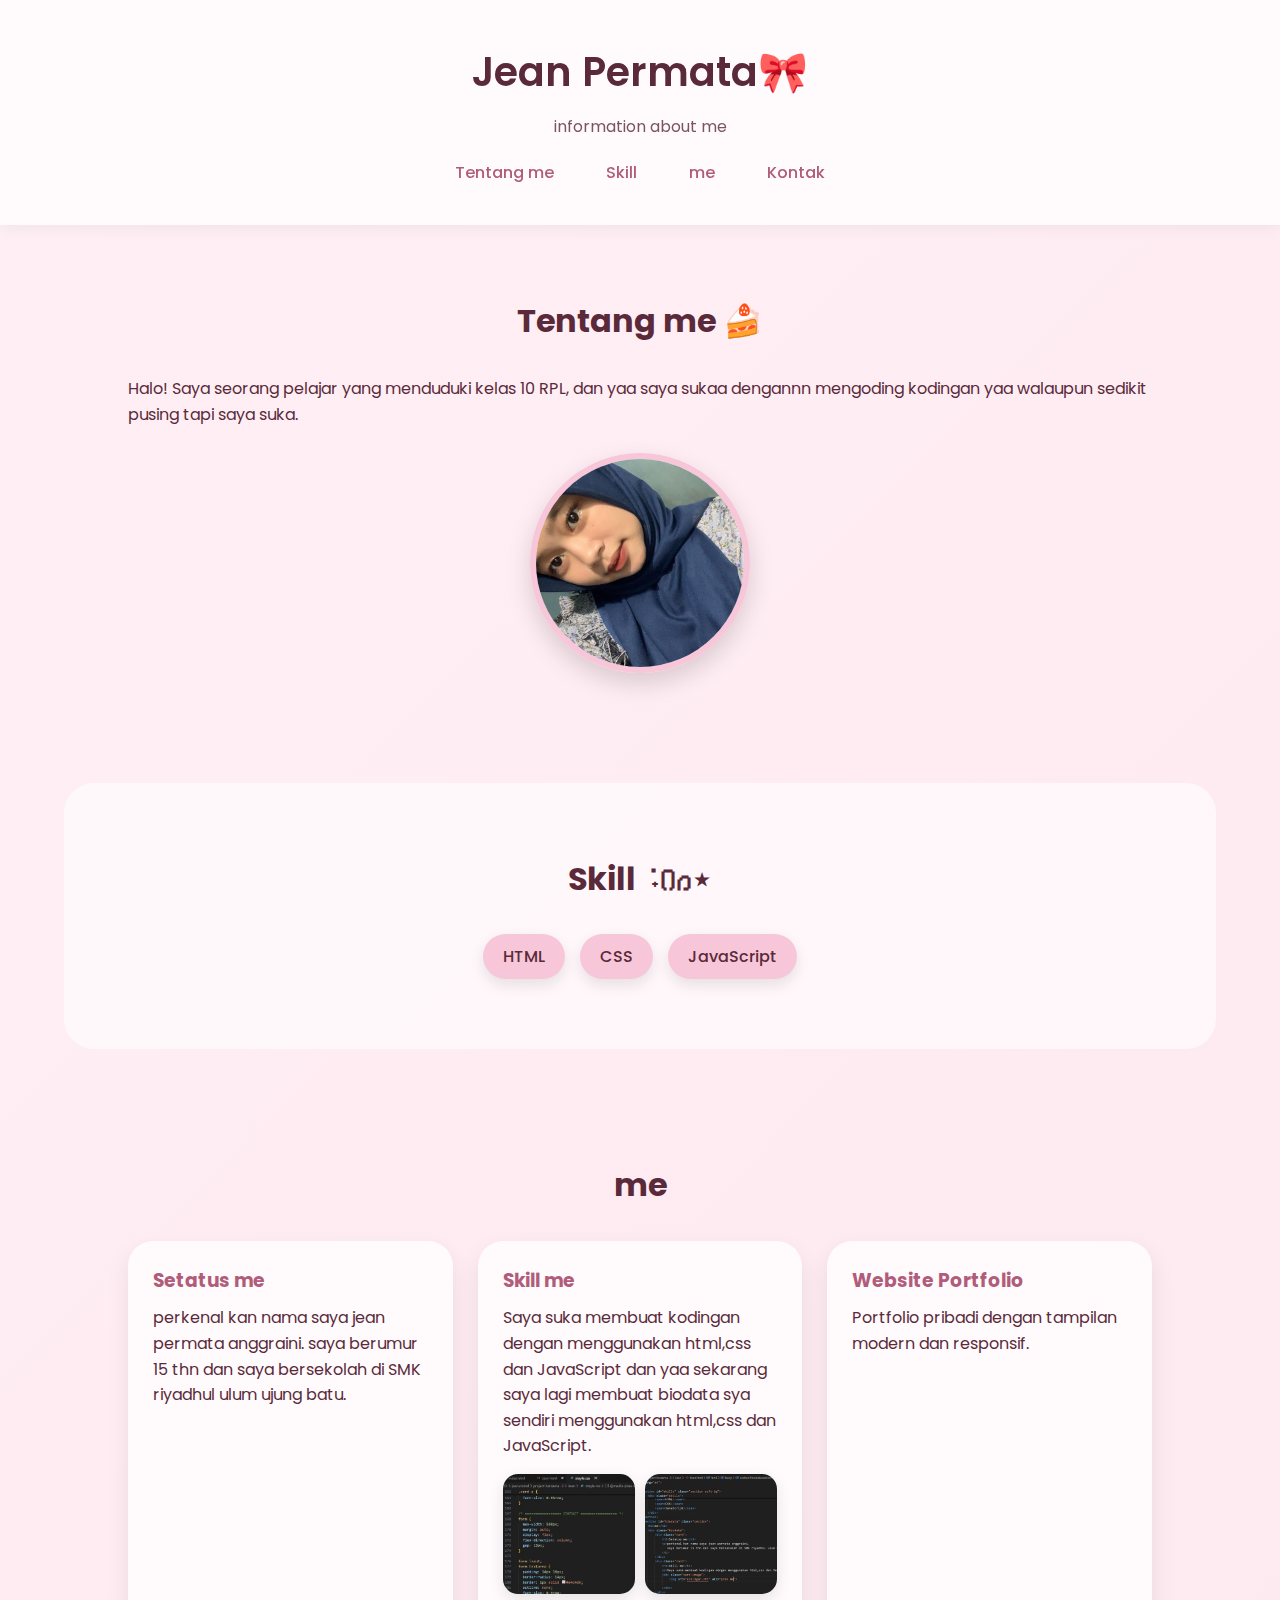
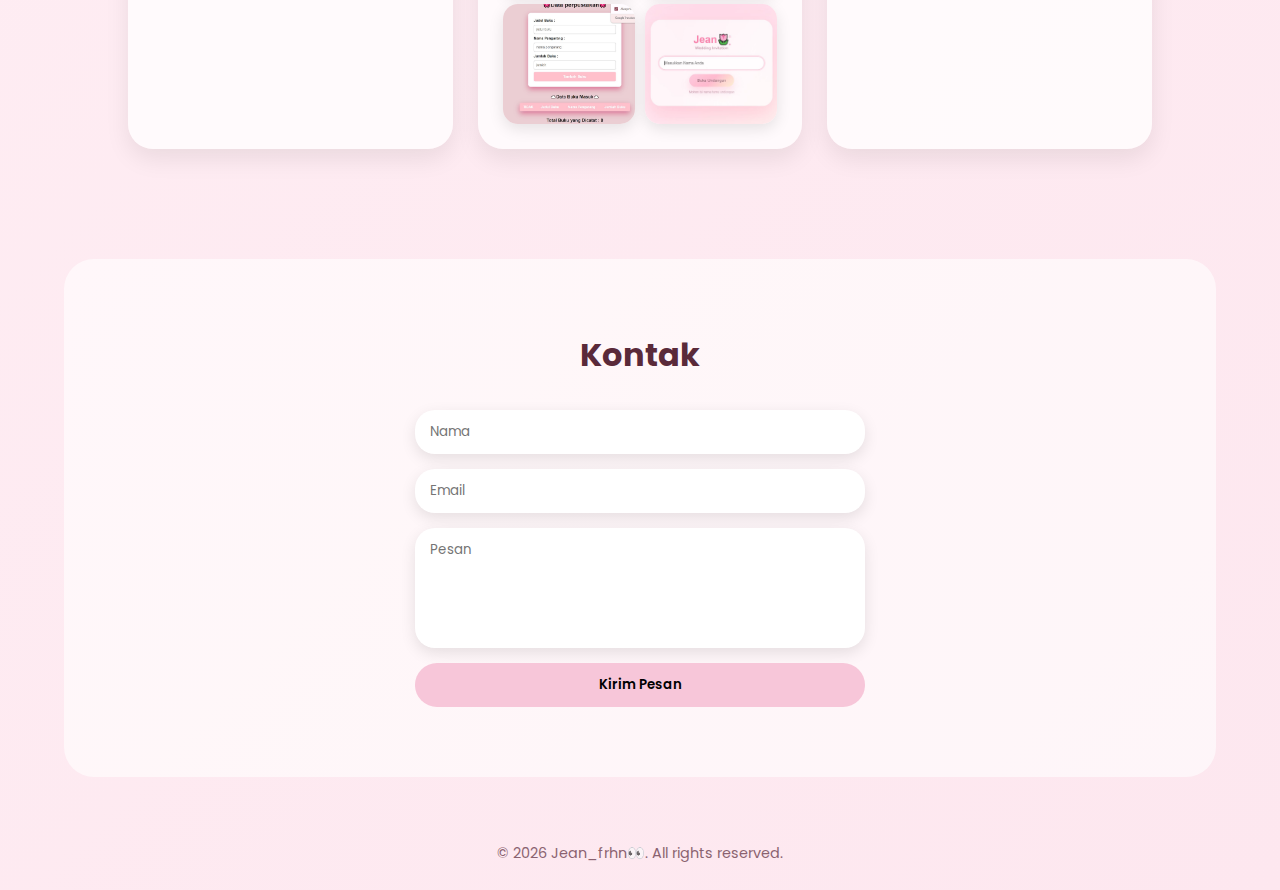
<file: Jean.html>
<!DOCTYPE html>
<html lang="en">
<head>
    <meta charset="UTF-8">
    <meta name="viewport" content="width=device-width, initial-scale=1.0">
    <title>portopolio_together</title>
    <link rel="stylesheet" href="stayle.css">
</head>
<body>
    <header>
        <h1>Jean Permata🎀</h1>
        <p>information about me</p>
        <nav>
            <a href="#about">Tentang me</a>
            <a href="#skills">Skill</a>
            <a href="#biodata">me</a>
            <a href="#contact">Kontak</a>
        </nav>
    </header>
    <section id="about" class="section">
        <h2>Tentang me 🍰</h2>
        <p>
            Halo! Saya seorang pelajar yang menduduki kelas 10 RPL, dan yaa saya sukaa dengannn mengoding kodingan yaa walaupun sedikit pusing tapi saya suka.
        </p>
        <div class="about-image">
    <img src="jean cantikk.jpg" alt="Foto tentang saya">
  </div>

    </section>
    <section id="skills" class="section soft-bg">
        <h2>Skill ݁ ˖Ი𐑼⋆</h2>
        <div class="skills">
            <span>HTML</span>
            <span>CSS</span>
            <span>JavaScript</span>
        </div>
    </section>
     <section id="biodata" class="section">
        <h2>me</h2>
        <div class="biodata">
            <div class="card">
                <h3>Setatus me</h3>
                <p>perkenal kan nama saya jean permata anggraini. 
                   saya berumur 15 thn dan saya bersekolah di SMK riyadhul ulum ujung batu.
                </p>
            </div>
            <div class="card">
                <h3>Skill me</h3>
                <p>Saya suka membuat kodingan dengan menggunakan html,css dan JavaScript dan yaa sekarang saya lagi membuat biodata sya sendiri menggunakan html,css dan JavaScript.</p>
                <div class="card-image">
                    <img src="codingan.JPG" alt="poto me">
                    <img src="pol.JPG" alt="poto me">
                    <img src="cntk.JPG" alt="poto me">
                    <img src="pink.JPG" alt="poto saya">

                </div>
            </div>
            <div class="card">
                <h3>Website Portfolio</h3>
                <p>Portfolio pribadi dengan tampilan modern dan responsif.</p>
            </div>
        </div>
    </section>
    <section id="contact" class="section soft-bg">
        <h2>Kontak</h2>
        <form>
            <input type="text" placeholder="Nama" required>
            <input type="email" placeholder="Email" required>
            <textarea placeholder="Pesan" required></textarea>
            <button type="submit">Kirim Pesan</button>
        </form>
    </section>
    <footer>
        <p>© 2026 Jean_frhn👀. All rights reserved.</p>
    </footer>


</body>
</html>
</file>
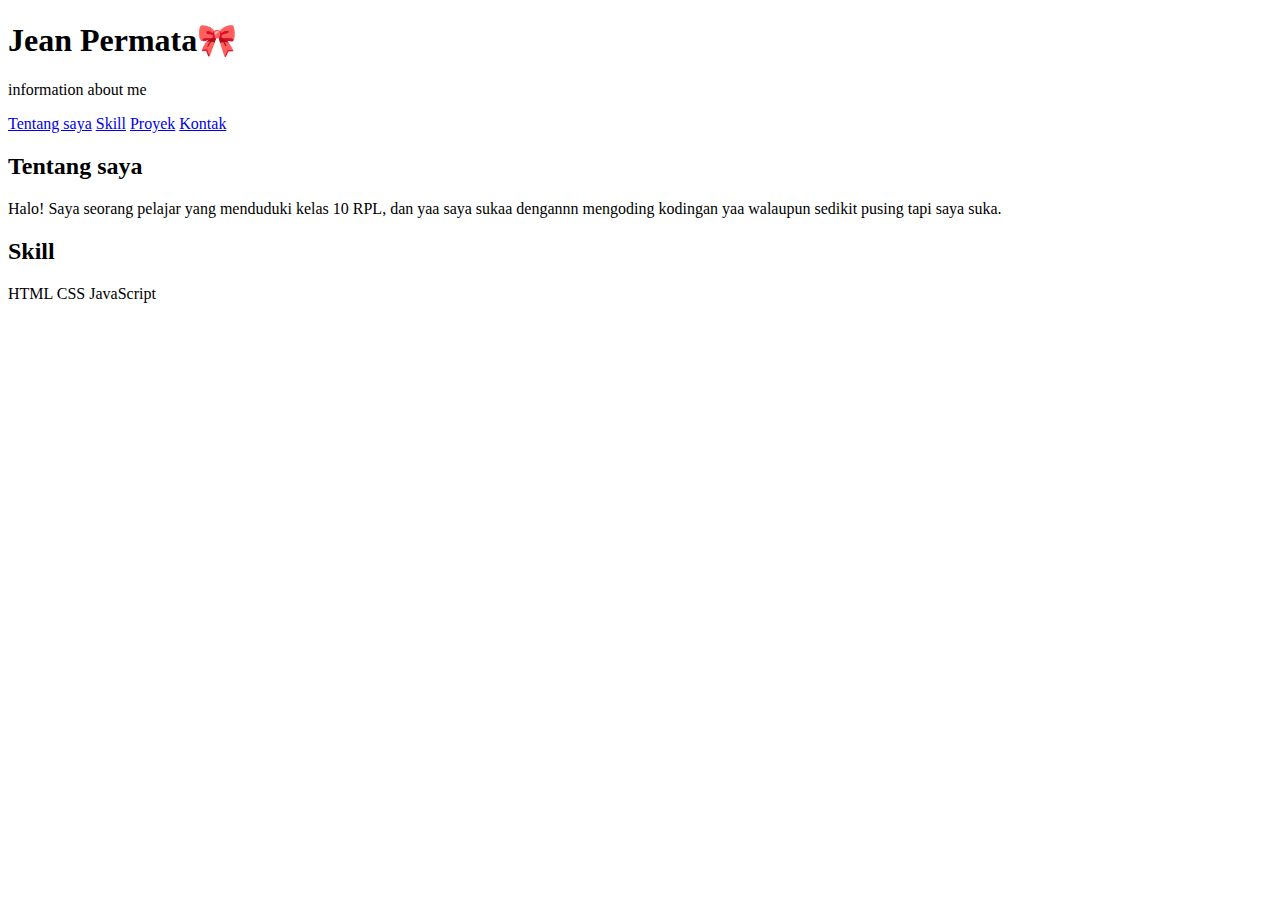
<file: Jean/Jean.html>
<!DOCTYPE html>
<html lang="en">
<head>
    <meta charset="UTF-8">
    <meta name="viewport" content="width=device-width, initial-scale=1.0">
    <title>portopolio_together</title>
</head>
<body>
    <header>
        <h1>Jean Permata🎀</h1>
        <p>information about me</p>
        <nav>
            <a href="#about">Tentang saya</a>
            <a href="#skills">Skill</a>
            <a href="#projects">Proyek</a>
            <a href="#contact">Kontak</a>
        </nav>
    </header>
    <section id="about" class="section">
        <h2>Tentang saya</h2>
        <p>
            Halo! Saya seorang pelajar yang menduduki kelas 10 RPL, dan yaa saya sukaa dengannn mengoding kodingan yaa walaupun sedikit pusing tapi saya suka.
        </p>

    </section>
    <section id="skills" class="section soft-bg">
        <h2>Skill</h2>
        <div class="skills">
            <span>HTML</span>
            <span>CSS</span>
            <span>JavaScript</span>
        </div>
    </section>
    
</body>
</html>
</file>
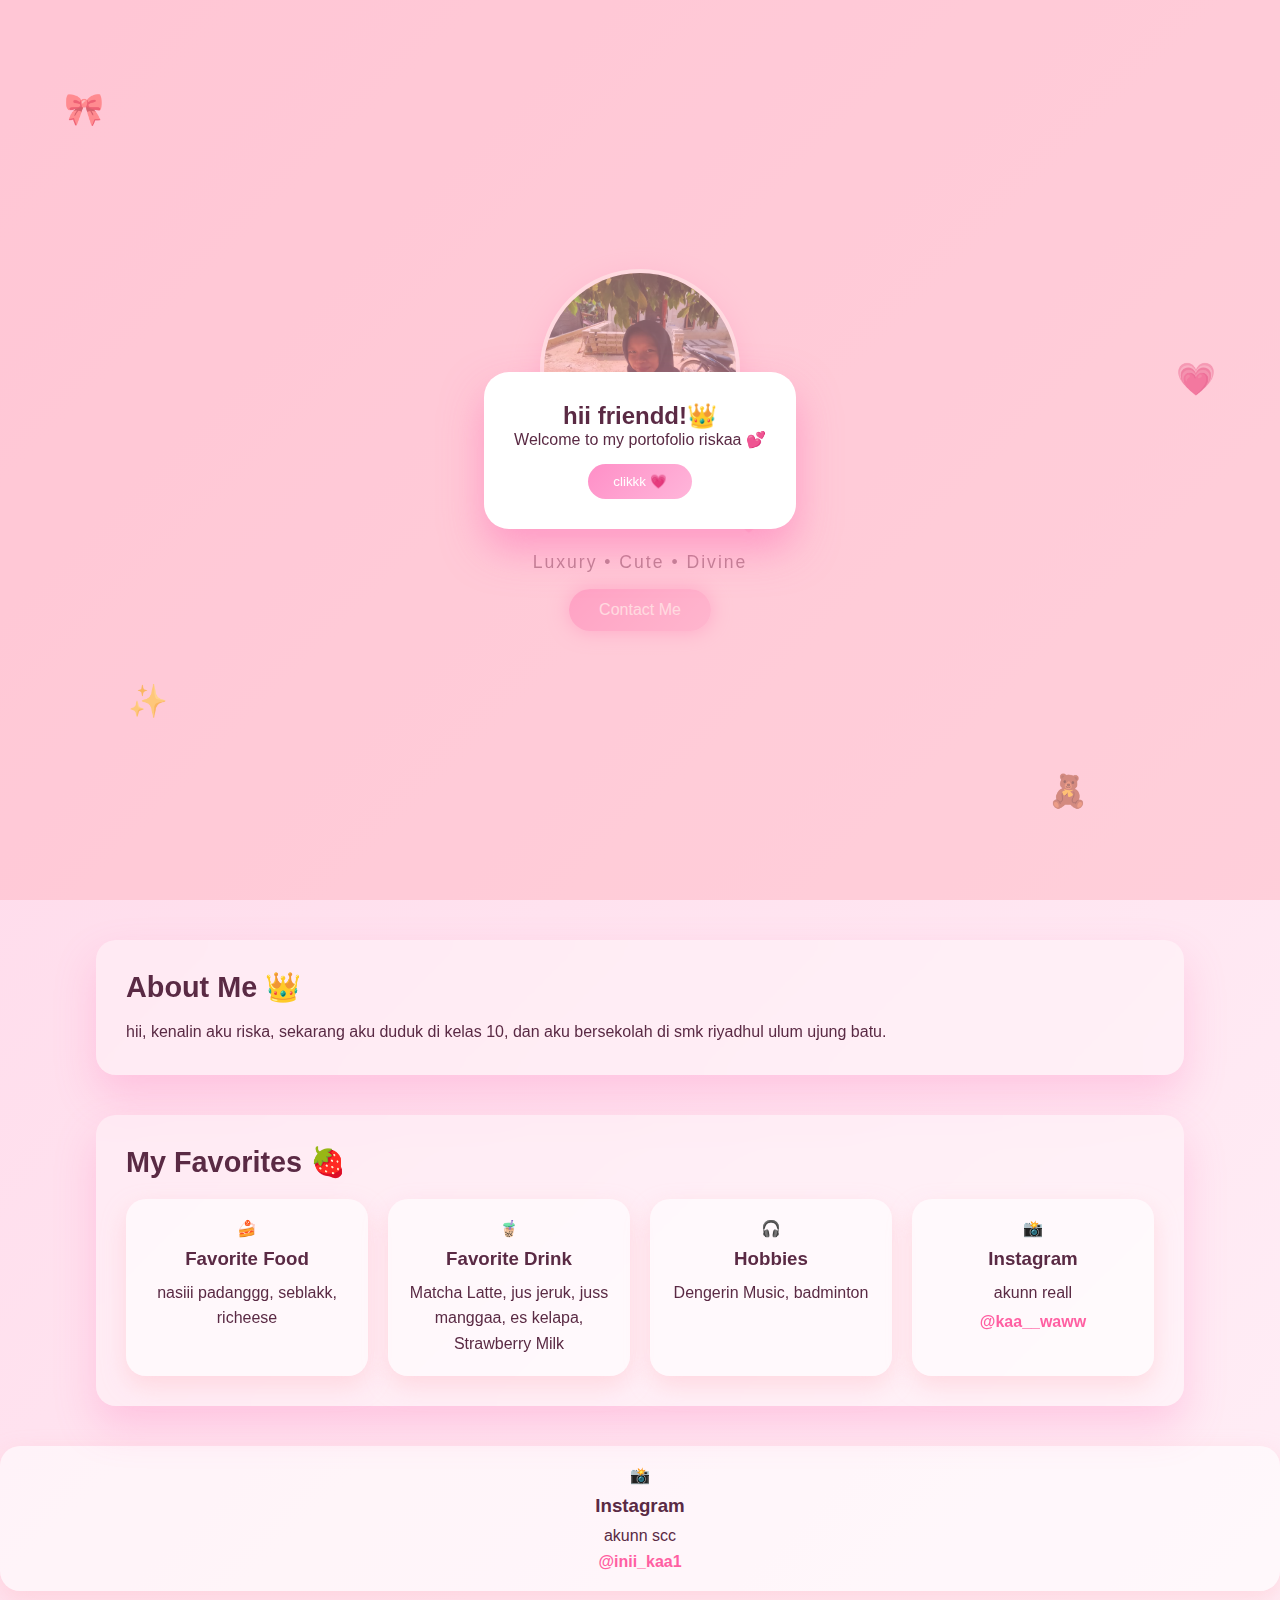
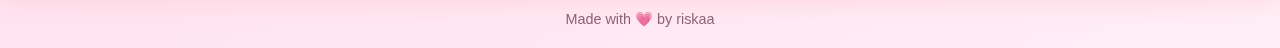
<file: riska/riska.html>
<!DOCTYPE html>
<html lang="en">
<head>
    <meta charset="UTF-8">
    <meta name="viewport" content="width=device-width, initial-scale=1.0">
    <title>portopolio</title>
    <link rel="stylesheet" href="style.css">
</head>
<body>
    <div class="sticker">🎀</div>
    <div class="sticker">💗</div>
    <div class="sticker">✨</div>
    <div class="sticker">🧸</div>

    <section class="hero">
  <div class="avatar">
    <img src="riska ft.png" alt="profile">
  </div>
  <h1 class="shimmer">riska auliaa💗</h1>
  <p class="subtitle">Luxury • Cute • Divine</p>
  <button class="btn-glow">Contact Me</button>
  </section>

  <section class="glass reveal">
  <h2>About Me 👑</h2>
  <p>
    hii, kenalin aku riska, sekarang aku duduk di kelas 10, dan aku bersekolah di smk riyadhul ulum
     ujung batu. 
  </p>
  </section>

<section class="glass reveal">
  <h2>My Favorites 🍓</h2>

  <div class="fav-grid">
    <div class="fav-card">
      🍰
      <h3>Favorite Food</h3>
      <p>nasiii padanggg, seblakk, richeese</p>
    </div>

    <div class="fav-card">
      🧋
      <h3>Favorite Drink</h3>
      <p>Matcha Latte, jus jeruk, juss manggaa, es kelapa, Strawberry Milk</p>
    </div>

    <div class="fav-card">
      🎧
      <h3>Hobbies</h3>
      <p>Dengerin Music, badminton</p>
    </div>

    <div class="fav-card ig">
      📸
      <h3>Instagram</h3>
      <p>akunn reall</p>
      <a href="https://instagram.com/kaa__waww" target="_blank">
        @kaa__waww
      </a>
    </div>
  </div>
</section>

<div class="fav-card ig">
      📸
      <h3>Instagram</h3>
      <p>akunn scc</p>
      <a href="https://instagram.com/inii_kaa1" target="_blank">
        @inii_kaa1
      </a>
    </div>
  </div>
</section>

<footer>
  Made with 💗 by riskaa
</footer>

<script src="javascript.js"></script>
</body>
</html>

<div class="popup" id="popup">
  <div class="popup-box">
    <h2>hii friendd!👑</h2>
    <p>Welcome to my portofolio riskaa 💕</p>
    <button onclick="closePopup()">clikkk 💗</button>
  </div>
</div>

</body>
</html>
</file>
<file: riska/style.css>
/* ===== GLOBAL ===== */
* {
  margin: 0;
  padding: 0;
  box-sizing: border-box;
  font-family: 'Poppins', sans-serif;
}

body {
  background: linear-gradient(135deg, #ffd6e8, #ffeef6);
  color: #5a2a44;
  overflow-x: hidden;
}

/* ===== STICKER ===== */
.sticker {
  position: fixed;
  font-size: 2rem;
  animation: float 6s infinite ease-in-out;
}

.sticker:nth-child(1) { top: 10%; left: 5%; }
.sticker:nth-child(2) { top: 40%; right: 5%; }
.sticker:nth-child(3) { bottom: 20%; left: 10%; }
.sticker:nth-child(4) { bottom: 10%; right: 15%; }

@keyframes float {
  0%,100% { transform: translateY(0); }
  50% { transform: translateY(-15px); }
}

/* ===== HERO ===== */
.hero {
  min-height: 100vh;
  display: flex;
  flex-direction: column;
  justify-content: center;
  align-items: center;
  text-align: center;
  gap: 1rem;
}

.avatar img {
  width: 200px;
  height: 200px;
  border-radius: 50%;
  border: 4px solid #fff;
  box-shadow: 0 10px 30px rgba(255, 105, 180, 0.4);
}

/* shimmer text */
.shimmer {
  font-size: 2.5rem;
  background: linear-gradient(
    90deg,
    #ff9acb,
    #ffc1dc,
    #ff6fb1
  );
  background-size: 200%;
  -webkit-background-clip: text;
  -webkit-text-fill-color: transparent;
  animation: shimmer 3s infinite linear;
}

@keyframes shimmer {
  from { background-position: 0%; }
  to { background-position: 200%; }
}

.subtitle {
  font-size: 1.1rem;
  letter-spacing: 2px;
  opacity: 0.8;
}

/* glow button */
.btn-glow {
  padding: 12px 30px;
  border: none;
  border-radius: 30px;
  background: linear-gradient(135deg, #ff8fc7, #ffb6da);
  color: white;
  font-size: 1rem;
  cursor: pointer;
  box-shadow: 0 0 20px rgba(255, 105, 180, 0.6);
  transition: 0.3s;
}

.btn-glow:hover {
  transform: scale(1.05);
  box-shadow: 0 0 30px rgba(255, 105, 180, 0.9);
}

/* ===== GLASS SECTION ===== */
.glass {
  width: 85%;
  margin: 40px auto;
  padding: 30px;
  border-radius: 20px;
  background: rgba(255, 255, 255, 0.35);
  backdrop-filter: blur(15px);
  box-shadow: 0 20px 40px rgba(255, 105, 180, 0.25);
}

.glass h2 {
  margin-bottom: 15px;
  font-size: 1.8rem;
}

.glass p {
  line-height: 1.6;
}

/* ===== FAVORITES ===== */
.fav-grid {
  display: grid;
  grid-template-columns: repeat(auto-fit, minmax(200px, 1fr));
  gap: 20px;
  margin-top: 20px;
}

.fav-card {
  background: rgba(255, 255, 255, 0.6);
  padding: 20px;
  border-radius: 20px;
  text-align: center;
  box-shadow: 0 10px 25px rgba(255, 182, 193, 0.4);
  transition: 0.3s;
}

.fav-card:hover {
  transform: translateY(-8px) scale(1.03);
}

.fav-card h3 {
  margin: 10px 0;
}

.fav-card a {
  display: inline-block;
  margin-top: 8px;
  color: #ff5fa2;
  text-decoration: none;
  font-weight: 600;
}

.fav-card a:hover {
  text-decoration: underline;
}

.gallery img {
  width: 100%;
  border-radius: 15px;
  box-shadow: 0 10px 25px rgba(255, 105, 180, 0.3);
  transition: 0.3s;
}

.gallery img:hover {
  transform: scale(1.08);
}

/* ===== FOOTER ===== */
footer {
  text-align: center;
  padding: 20px;
  font-size: 0.9rem;
  opacity: 0.7;
}

/* ===== POPUP ===== */
.popup {
  position: fixed;
  inset: 0;
  background: rgba(255, 182, 193, 0.5);
  display: flex;
  justify-content: center;
  align-items: center;
  z-index: 999;
}

.popup-box {
  background: white;
  padding: 30px;
  border-radius: 25px;
  text-align: center;
  box-shadow: 0 20px 40px rgba(255, 105, 180, 0.5);
  animation: pop 0.6s ease;
}

@keyframes pop {
  from { transform: scale(0.7); opacity: 0; }
  to { transform: scale(1); opacity: 1; }
}

.popup-box button {
  margin-top: 15px;
  padding: 10px 25px;
  border: none;
  border-radius: 20px;
  background: linear-gradient(135deg, #ff8fc7, #ffb6da);
  color: white;
  cursor: pointer;
}
</file>
<file: stayle.css>
/* ===== IMPORT FONT ===== */
@import url('https://fonts.googleapis.com/css2?family=Poppins:wght@300;400;500;600&display=swap');

/* ===== RESET ===== */
* {
  margin: 0;
  padding: 0;
  box-sizing: border-box;
  font-family: "Poppins", sans-serif;
}

/* ===== BODY ===== */
body {
  background: linear-gradient(135deg, #fff0f5, #fde7ef);
  color: #5a2a3a;
  line-height: 1.6;
}

/* ===== HEADER ===== */
header {
  background: rgba(255, 255, 255, 0.7);
  backdrop-filter: blur(10px);
  text-align: center;
  padding: 40px 20px;
  box-shadow: 0 4px 15px rgba(0,0,0,0.05);
}

header h1 {
  font-size: 2.5rem;
  font-weight: 600;
}

header p {
  margin: 10px 0 20px;
  font-size: 1rem;
  opacity: 0.8;
}

/* ===== NAV ===== */
nav a {
  margin: 0 10px;
  text-decoration: none;
  color: #b05c7a;
  font-weight: 500;
  padding: 6px 14px;
  border-radius: 20px;
  transition: 0.3s;
}

nav a:hover {
  background: #f7c6d9;
  color: #5a2a3a;
}

/* ===== SECTION ===== */
.section {
  padding: 70px 10%;
}

.section h2 {
  text-align: center;
  font-size: 2rem;
  margin-bottom: 30px;
}

/* ===== SOFT BACKGROUND ===== */
.soft-bg {
  background: rgba(255,255,255,0.6);
  border-radius: 30px;
  margin: 40px auto;
  width: 90%;
}

/* ===== ABOUT IMAGE ===== */
.about-image {
  display: flex;
  justify-content: center;
  margin-top: 25px;
}

.about-image img {
  width: 220px;
  height: 220px;
  object-fit: cover;
  border-radius: 50%;
  border: 6px solid #f7c6d9;
  box-shadow: 0 10px 25px rgba(0,0,0,0.15);
}

/* ===== SKILLS ===== */
.skills {
  display: flex;
  justify-content: center;
  gap: 15px;
  flex-wrap: wrap;
}

.skills span {
  background: #f7c6d9;
  padding: 10px 20px;
  border-radius: 25px;
  font-weight: 500;
  box-shadow: 0 6px 15px rgba(0,0,0,0.1);
}

/* ===== BIODATA ===== */
.biodata {
  display: grid;
  grid-template-columns: repeat(auto-fit, minmax(260px, 1fr));
  gap: 25px;
}

/* ===== CARD ===== */
.card {
  background: rgba(255,255,255,0.75);
  padding: 25px;
  border-radius: 25px;
  box-shadow: 0 10px 25px rgba(0,0,0,0.08);
  transition: transform 0.3s;
}

.card:hover {
  transform: translateY(-5px);
}

.card h3 {
  margin-bottom: 10px;
  color: #b05c7a;
}

/* ===== CARD IMAGE GRID ===== */
.card-image {
  display: grid;
  grid-template-columns: repeat(2, 1fr);
  gap: 10px;
  margin-top: 15px;
}

.card-image img {
  width: 100%;
  height: 120px;
  object-fit: cover;
  border-radius: 15px;
  box-shadow: 0 5px 15px rgba(0,0,0,0.1);
  transition: 0.3s;
}

.card-image img:hover {
  transform: scale(1.05);
}

/* ===== CONTACT ===== */
form {
  max-width: 450px;
  margin: auto;
  display: flex;
  flex-direction: column;
  gap: 15px;
}

input, textarea {
  padding: 12px 15px;
  border-radius: 20px;
  border: none;
  outline: none;
  background: #fff;
  box-shadow: 0 5px 15px rgba(0,0,0,0.1);
}

textarea {
  resize: none;
  height: 120px;
}

button {
  padding: 12px;
  border-radius: 25px;
  border: none;
  background: #f7c6d9;
  font-weight: 600;
  cursor: pointer;
  transition: 0.3s;
}

button:hover {
  background: #e9a9c1;
}

/* ===== FOOTER ===== */
footer {
  text-align: center;
  padding: 25px;
  font-size: 0.9rem;
  opacity: 0.7;
}
</file>
